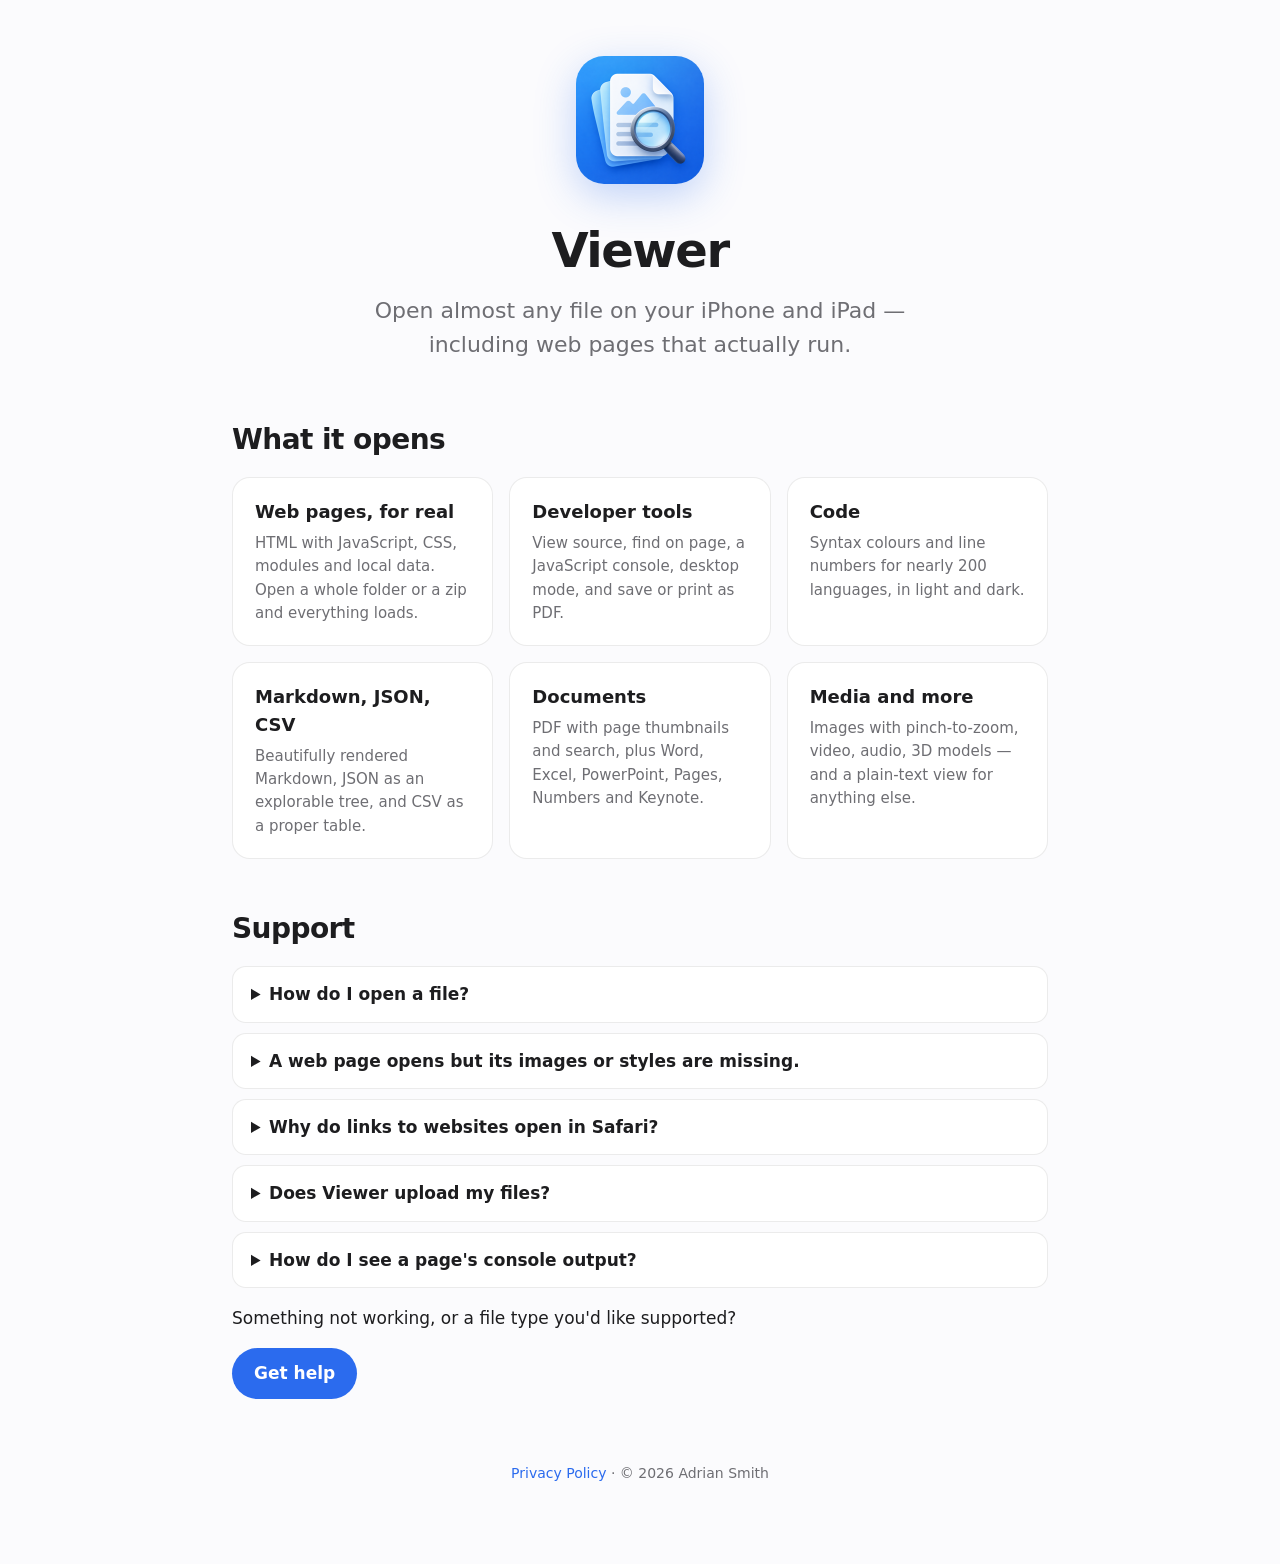
<file: index.html>
<!doctype html>
<html lang="en">
<head>
  <meta charset="utf-8">
  <meta name="viewport" content="width=device-width, initial-scale=1">
  <title>Viewer — open almost any file on iPhone and iPad</title>
  <meta name="description" content="Viewer opens web pages with JavaScript, PDFs, Office and iWork files, code, Markdown, JSON, CSV, zips and more — entirely on your device.">
  <link rel="icon" href="icon.png">
  <link rel="stylesheet" href="style.css">
</head>
<body>
<main>
  <section class="hero">
    <img src="icon.png" alt="Viewer app icon">
    <h1>Viewer</h1>
    <p class="tagline">Open almost any file on your iPhone and iPad — including web pages that actually run.</p>
  </section>

  <h2>What it opens</h2>
  <div class="grid">
    <div class="card"><h3>Web pages, for real</h3><p>HTML with JavaScript, CSS, modules and local data. Open a whole folder or a zip and everything loads.</p></div>
    <div class="card"><h3>Developer tools</h3><p>View source, find on page, a JavaScript console, desktop mode, and save or print as PDF.</p></div>
    <div class="card"><h3>Code</h3><p>Syntax colours and line numbers for nearly 200 languages, in light and dark.</p></div>
    <div class="card"><h3>Markdown, JSON, CSV</h3><p>Beautifully rendered Markdown, JSON as an explorable tree, and CSV as a proper table.</p></div>
    <div class="card"><h3>Documents</h3><p>PDF with page thumbnails and search, plus Word, Excel, PowerPoint, Pages, Numbers and Keynote.</p></div>
    <div class="card"><h3>Media and more</h3><p>Images with pinch-to-zoom, video, audio, 3D models — and a plain-text view for anything else.</p></div>
  </div>

  <h2>Support</h2>
  <details><summary>How do I open a file?</summary><p>Tap Browse in Viewer to pick a file or folder from Files, iCloud Drive or a USB drive. Or, in any app, tap Share on a file and choose Viewer.</p></details>
  <details><summary>A web page opens but its images or styles are missing.</summary><p>A single HTML file shared on its own can't reach the files next to it. Open the whole folder with Browse, or a zip of the site, and Viewer loads everything.</p></details>
  <details><summary>Why do links to websites open in Safari?</summary><p>Viewer is for files on your device. Links to the web open in Safari so you keep your usual browser, passwords and privacy settings.</p></details>
  <details><summary>Does Viewer upload my files?</summary><p>No. Everything happens on your device. Viewer has no accounts, no analytics and no servers. A page you open may load things from the internet itself, as it would in any browser.</p></details>
  <details><summary>How do I see a page's console output?</summary><p>Open the page, tap the ••• menu and choose Console. Errors show a red badge in the toolbar. You can also run JavaScript from the console.</p></details>

  <p>Something not working, or a file type you'd like supported?</p>
  <p><a class="button" href="https://github.com/aksmith-git/Viewer/issues/new">Get help</a></p>

  <footer><a href="privacy.html">Privacy Policy</a> · © 2026 Adrian Smith</footer>
</main>
</body>
</html>
</file>
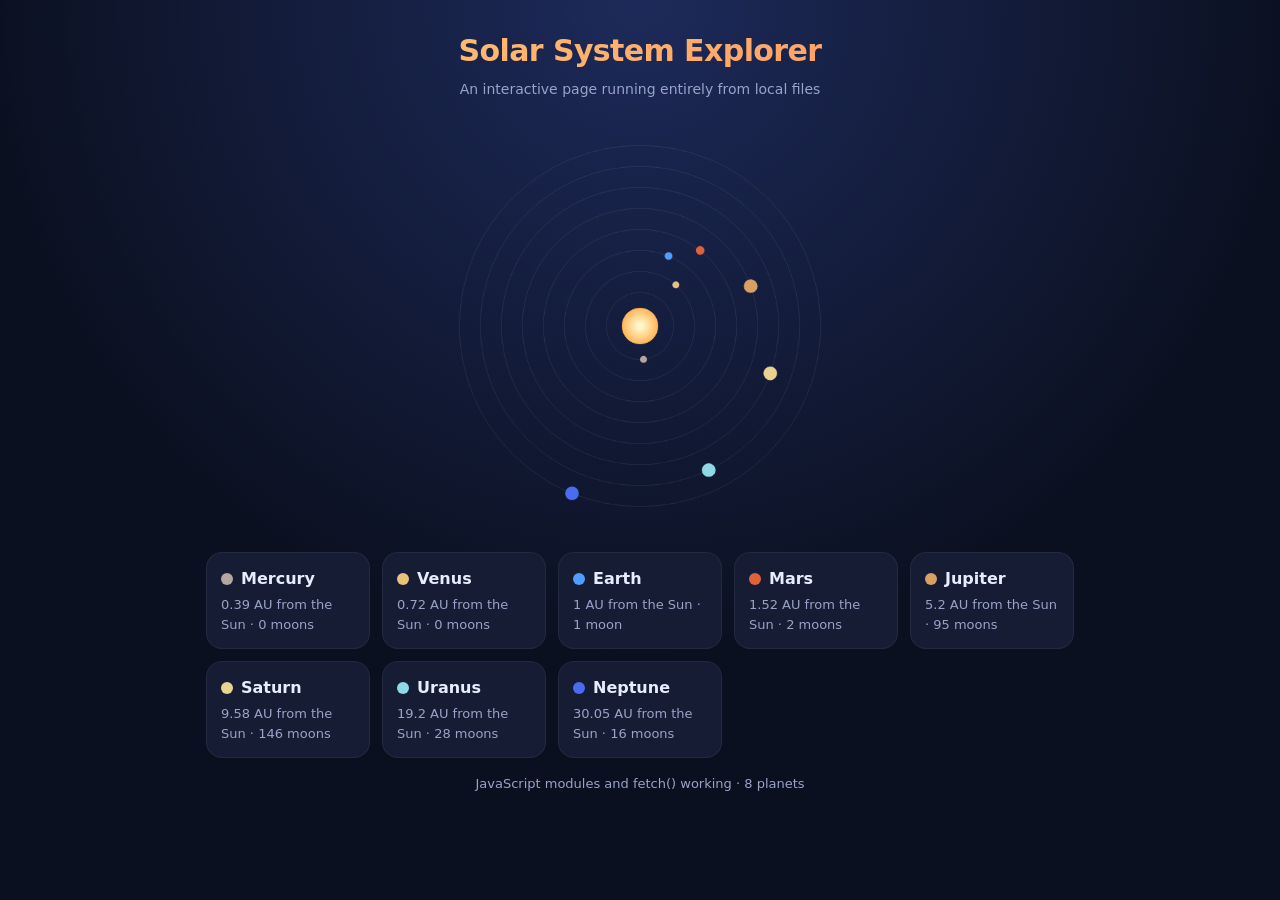
<file: ViewerTests/Fixtures/samples/Website/index.html>
<!doctype html>
<html lang="en">
<head>
  <meta charset="utf-8">
  <meta name="viewport" content="width=device-width, initial-scale=1">
  <title>Solar System Explorer</title>
  <link rel="stylesheet" href="css/site.css">
</head>
<body>
  <header>
    <h1>Solar System Explorer</h1>
    <p class="sub">An interactive page running entirely from local files</p>
  </header>
  <canvas id="orbit" width="600" height="600" aria-label="Animated orbits"></canvas>
  <section id="planets" class="grid"></section>
  <footer id="status">Loading…</footer>
  <script type="module" src="js/app.js"></script>
</body>
</html>
</file>
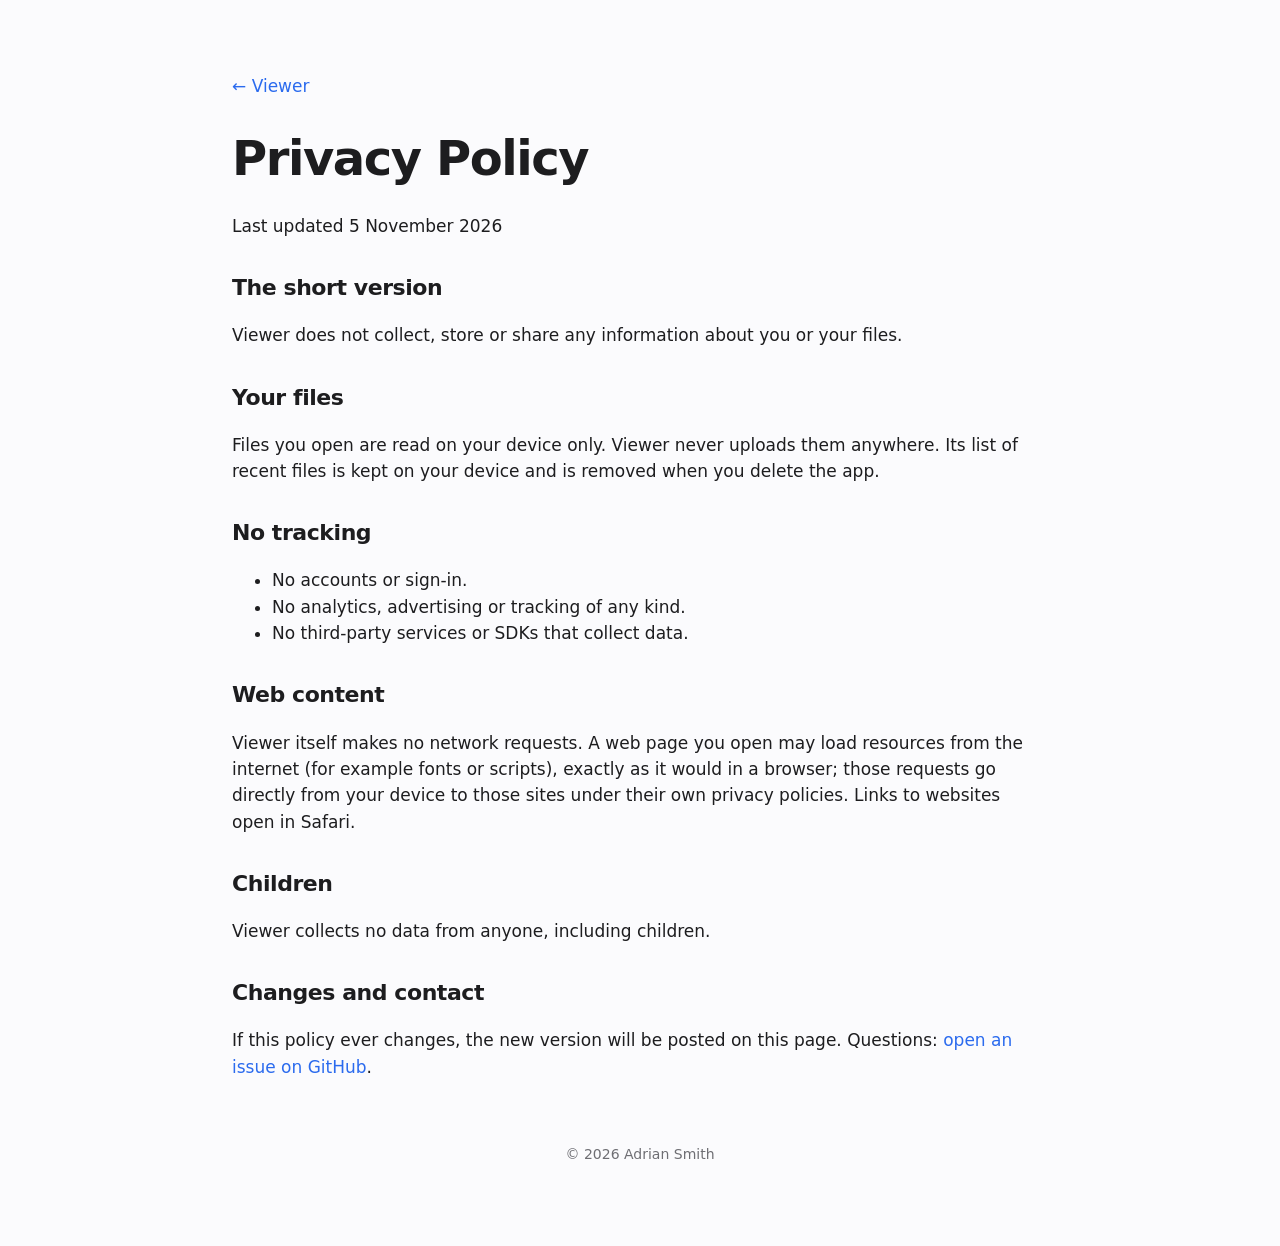
<file: privacy.html>
<!doctype html>
<html lang="en">
<head>
  <meta charset="utf-8">
  <meta name="viewport" content="width=device-width, initial-scale=1">
  <title>Viewer — Privacy Policy</title>
  <link rel="icon" href="icon.png">
  <link rel="stylesheet" href="style.css">
</head>
<body>
<main class="policy">
  <p><a href="./">← Viewer</a></p>
  <h1>Privacy Policy</h1>
  <p>Last updated 5 November 2026</p>

  <h2>The short version</h2>
  <p>Viewer does not collect, store or share any information about you or your files.</p>

  <h2>Your files</h2>
  <p>Files you open are read on your device only. Viewer never uploads them anywhere. Its list of recent files is kept on your device and is removed when you delete the app.</p>

  <h2>No tracking</h2>
  <ul>
    <li>No accounts or sign-in.</li>
    <li>No analytics, advertising or tracking of any kind.</li>
    <li>No third-party services or SDKs that collect data.</li>
  </ul>

  <h2>Web content</h2>
  <p>Viewer itself makes no network requests. A web page you open may load resources from the internet (for example fonts or scripts), exactly as it would in a browser; those requests go directly from your device to those sites under their own privacy policies. Links to websites open in Safari.</p>

  <h2>Children</h2>
  <p>Viewer collects no data from anyone, including children.</p>

  <h2>Changes and contact</h2>
  <p>If this policy ever changes, the new version will be posted on this page. Questions: <a href="https://github.com/aksmith-git/Viewer/issues/new">open an issue on GitHub</a>.</p>

  <footer>© 2026 Adrian Smith</footer>
</main>
</body>
</html>
</file>
<file: style.css>
:root { color-scheme: light dark; --fg: #1d1d1f; --muted: #6e6e73; --bg: #fbfbfd; --card: #ffffff; --accent: #2b6bee; --border: rgba(0,0,0,.08); }
@media (prefers-color-scheme: dark) { :root { --fg: #f5f5f7; --muted: #a1a1a6; --bg: #000; --card: #1c1c1e; --accent: #5594ff; --border: rgba(255,255,255,.1); } }
* { box-sizing: border-box; }
body { margin: 0; font: 17px/1.55 -apple-system, BlinkMacSystemFont, "SF Pro Text", system-ui, sans-serif; color: var(--fg); background: var(--bg); -webkit-font-smoothing: antialiased; }
main { max-width: 860px; margin: 0 auto; padding: 56px 22px 80px; }
.hero { text-align: center; margin-bottom: 56px; }
.hero img { width: 128px; height: 128px; border-radius: 28px; box-shadow: 0 12px 40px rgba(43,107,238,.28); }
h1 { font-size: 48px; letter-spacing: -0.03em; margin: 22px 0 6px; }
.tagline { font-size: 22px; color: var(--muted); margin: 0 auto; max-width: 560px; }
h2 { font-size: 28px; letter-spacing: -0.02em; margin: 48px 0 16px; }
.grid { display: grid; grid-template-columns: repeat(auto-fit, minmax(240px, 1fr)); gap: 16px; }
.card { background: var(--card); border: 1px solid var(--border); border-radius: 18px; padding: 20px 22px; }
.card h3 { margin: 0 0 6px; font-size: 18px; }
.card p { margin: 0; color: var(--muted); font-size: 15px; }
details { background: var(--card); border: 1px solid var(--border); border-radius: 14px; padding: 14px 18px; margin-bottom: 10px; }
summary { cursor: pointer; font-weight: 600; }
details p { color: var(--muted); margin: 10px 0 2px; }
a { color: var(--accent); text-decoration: none; }
a:hover { text-decoration: underline; }
.button { display: inline-block; background: var(--accent); color: #fff; padding: 12px 22px; border-radius: 999px; font-weight: 600; }
.button:hover { text-decoration: none; opacity: .9; }
footer { margin-top: 64px; color: var(--muted); font-size: 14px; text-align: center; }
.policy h2 { font-size: 22px; margin-top: 32px; }
.policy p, .policy li { color: var(--fg); }
</file>
<file: ViewerTests/Fixtures/samples/Website/css/site.css>
:root { color-scheme: light dark; --bg: #0b1020; --card: #151c33; --text: #e8ecff; --muted: #9aa3c7; --accent: #ffb347; }
* { box-sizing: border-box; }
body { margin: 0; font: 16px/1.5 -apple-system, system-ui, sans-serif; background: radial-gradient(circle at 50% 0%, #1d2a5a, var(--bg) 60%); color: var(--text); min-height: 100vh; }
header { text-align: center; padding: 28px 16px 8px; }
h1 { margin: 0; font-size: 30px; letter-spacing: -0.02em; background: linear-gradient(90deg, #ffd27a, #ff8a5c); -webkit-background-clip: text; color: transparent; }
.sub { margin: 6px 0 0; color: var(--muted); font-size: 14px; }
canvas { display: block; width: min(92vw, 420px); height: auto; margin: 8px auto; }
.grid { display: grid; grid-template-columns: repeat(auto-fill, minmax(150px, 1fr)); gap: 12px; padding: 8px 16px 16px; max-width: 900px; margin: 0 auto; }
.card { background: var(--card); border-radius: 16px; padding: 14px; border: 1px solid rgba(255,255,255,.06); transition: transform .2s; }
.card:active { transform: scale(.97); }
.card h3 { margin: 0 0 4px; font-size: 16px; display: flex; align-items: center; gap: 8px; }
.dot { width: 12px; height: 12px; border-radius: 50%; display: inline-block; }
.card p { margin: 0; color: var(--muted); font-size: 13px; }
footer { text-align: center; color: var(--muted); font-size: 13px; padding: 0 0 32px; }
</file>
